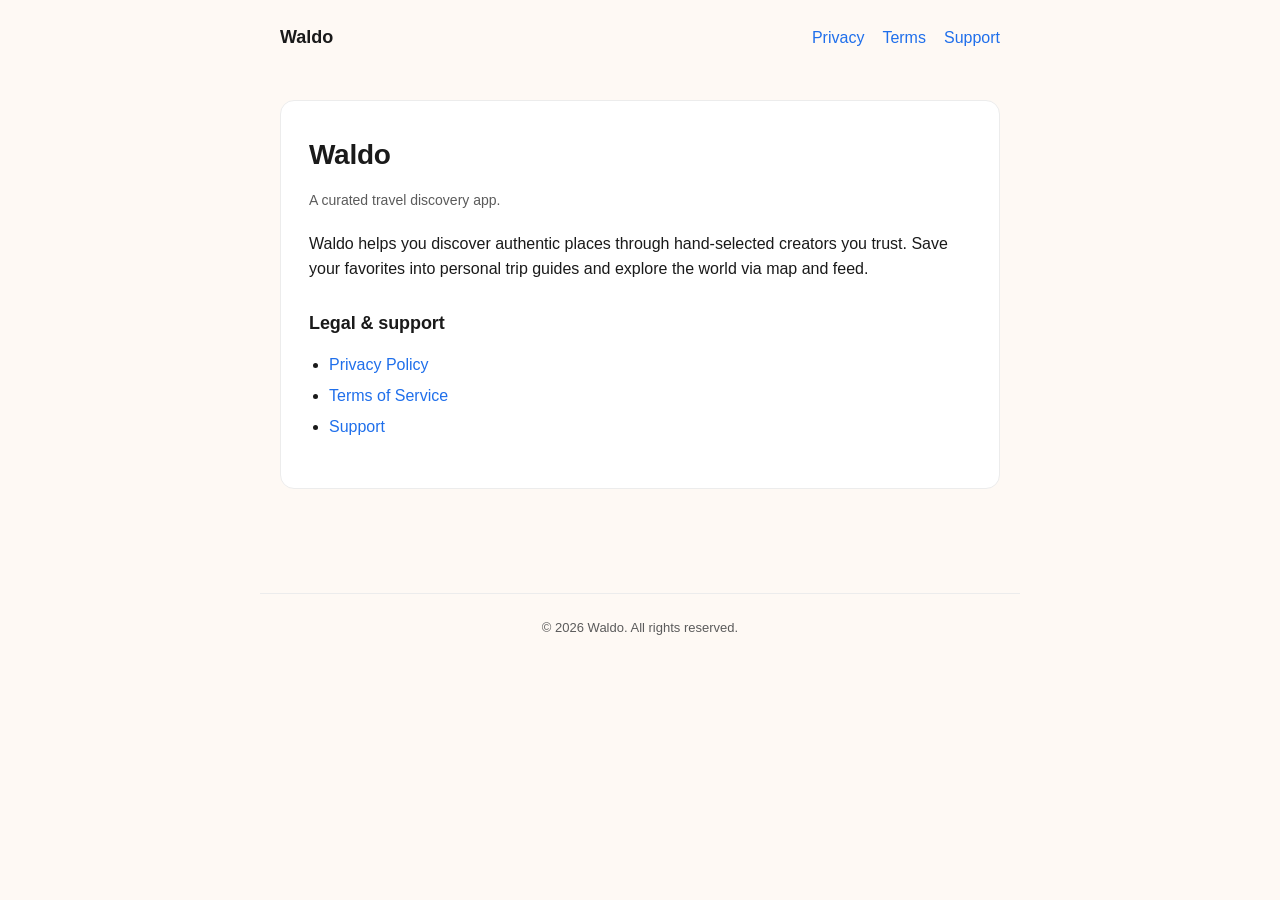
<file: index.html>
<!doctype html>
<html lang="en">
<head>
  <meta charset="utf-8" />
  <meta name="viewport" content="width=device-width, initial-scale=1" />
  <title>Waldo</title>
  <link rel="stylesheet" href="./_assets/styles.css" />
</head>
<body>
  <header class="site">
    <nav>
      <span class="brand">Waldo</span>
      <a href="./privacy.html">Privacy</a>
      <a href="./terms.html">Terms</a>
      <a href="./support.html">Support</a>
    </nav>
  </header>

  <main>
    <article>
      <h1>Waldo</h1>
      <p class="meta">A curated travel discovery app.</p>

      <p>
        Waldo helps you discover authentic places through hand-selected creators
        you trust. Save your favorites into personal trip guides and explore the
        world via map and feed.
      </p>

      <h2>Legal &amp; support</h2>
      <ul>
        <li><a href="./privacy.html">Privacy Policy</a></li>
        <li><a href="./terms.html">Terms of Service</a></li>
        <li><a href="./support.html">Support</a></li>
      </ul>
    </article>
  </main>

  <footer class="site">
    &copy; <span id="y"></span> Waldo. All rights reserved.
  </footer>
  <script>document.getElementById('y').textContent = new Date().getFullYear();</script>
</body>
</html>
</file>
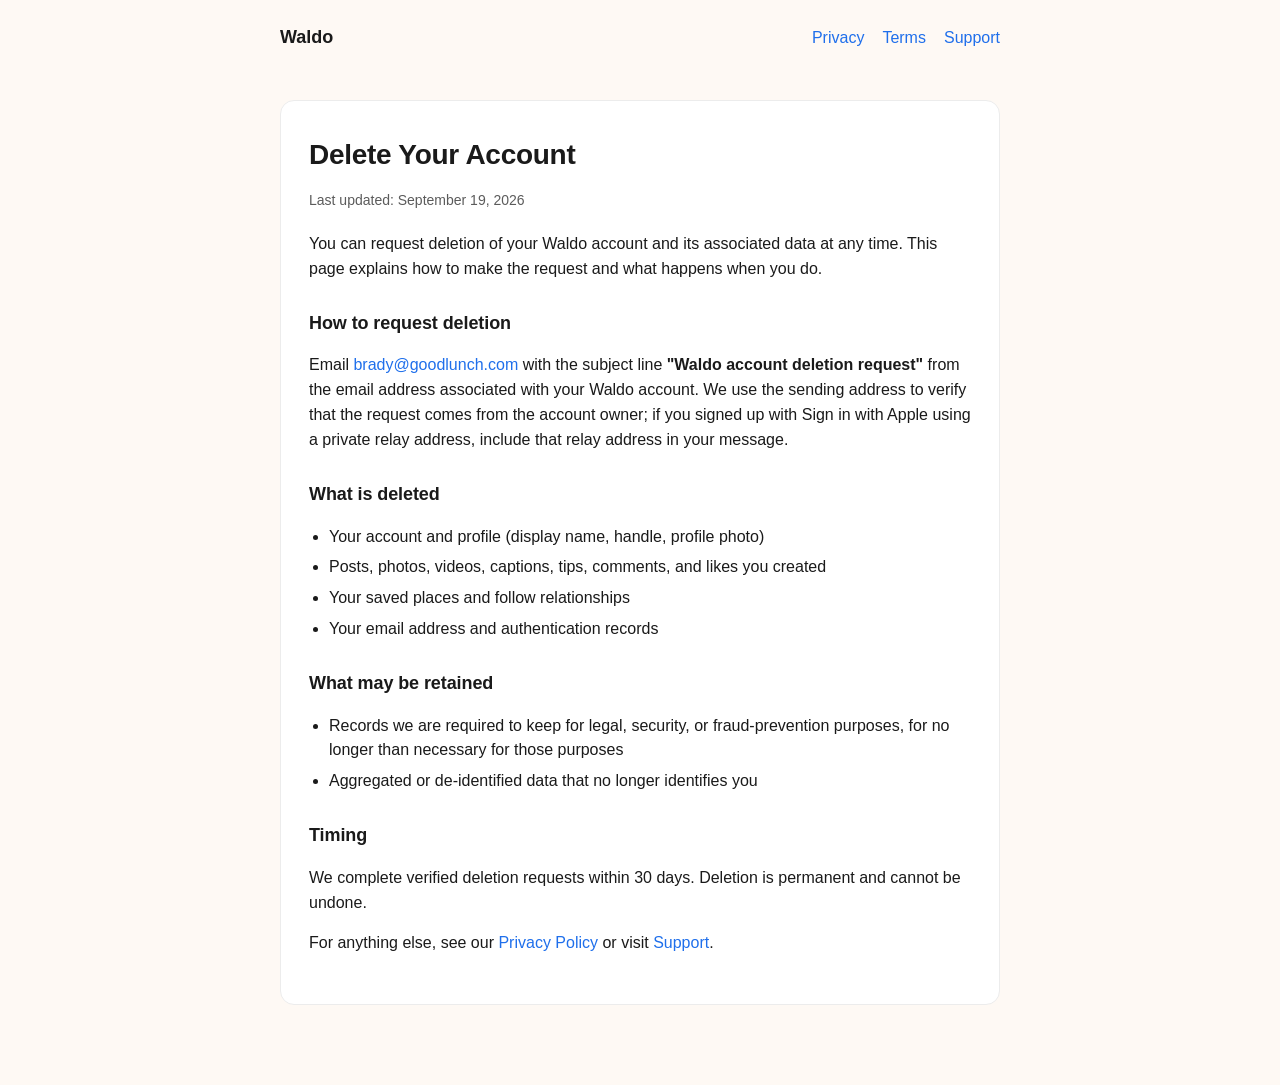
<file: delete-account.html>
<!doctype html>
<html lang="en">
<head>
  <meta charset="utf-8" />
  <meta name="viewport" content="width=device-width, initial-scale=1" />
  <title>Delete Your Account &mdash; Waldo</title>
  <link rel="stylesheet" href="./_assets/styles.css" />
</head>
<body>
  <header class="site">
    <nav>
      <a class="brand" href="./">Waldo</a>
      <a href="./privacy.html">Privacy</a>
      <a href="./terms.html">Terms</a>
      <a href="./support.html">Support</a>
    </nav>
  </header>

  <main>
    <article>
      <h1>Delete Your Account</h1>
      <p class="meta">Last updated: September 19, 2026</p>

      <p>
        You can request deletion of your Waldo account and its associated data
        at any time. This page explains how to make the request and what
        happens when you do.
      </p>

      <h2>How to request deletion</h2>
      <p>
        Email <a href="mailto:brady@goodlunch.com?subject=Waldo%20account%20deletion%20request">brady@goodlunch.com</a>
        with the subject line <strong>"Waldo account deletion request"</strong>
        from the email address associated with your Waldo account. We use the
        sending address to verify that the request comes from the account
        owner; if you signed up with Sign in with Apple using a private relay
        address, include that relay address in your message.
      </p>

      <h2>What is deleted</h2>
      <ul>
        <li>Your account and profile (display name, handle, profile photo)</li>
        <li>Posts, photos, videos, captions, tips, comments, and likes you created</li>
        <li>Your saved places and follow relationships</li>
        <li>Your email address and authentication records</li>
      </ul>

      <h2>What may be retained</h2>
      <ul>
        <li>Records we are required to keep for legal, security, or fraud-prevention purposes, for no longer than necessary for those purposes</li>
        <li>Aggregated or de-identified data that no longer identifies you</li>
      </ul>

      <h2>Timing</h2>
      <p>
        We complete verified deletion requests within 30 days. Deletion is
        permanent and cannot be undone.
      </p>

      <p>
        For anything else, see our <a href="./privacy.html">Privacy Policy</a>
        or visit <a href="./support.html">Support</a>.
      </p>
    </article>
  </main>
</body>
</html>
</file>
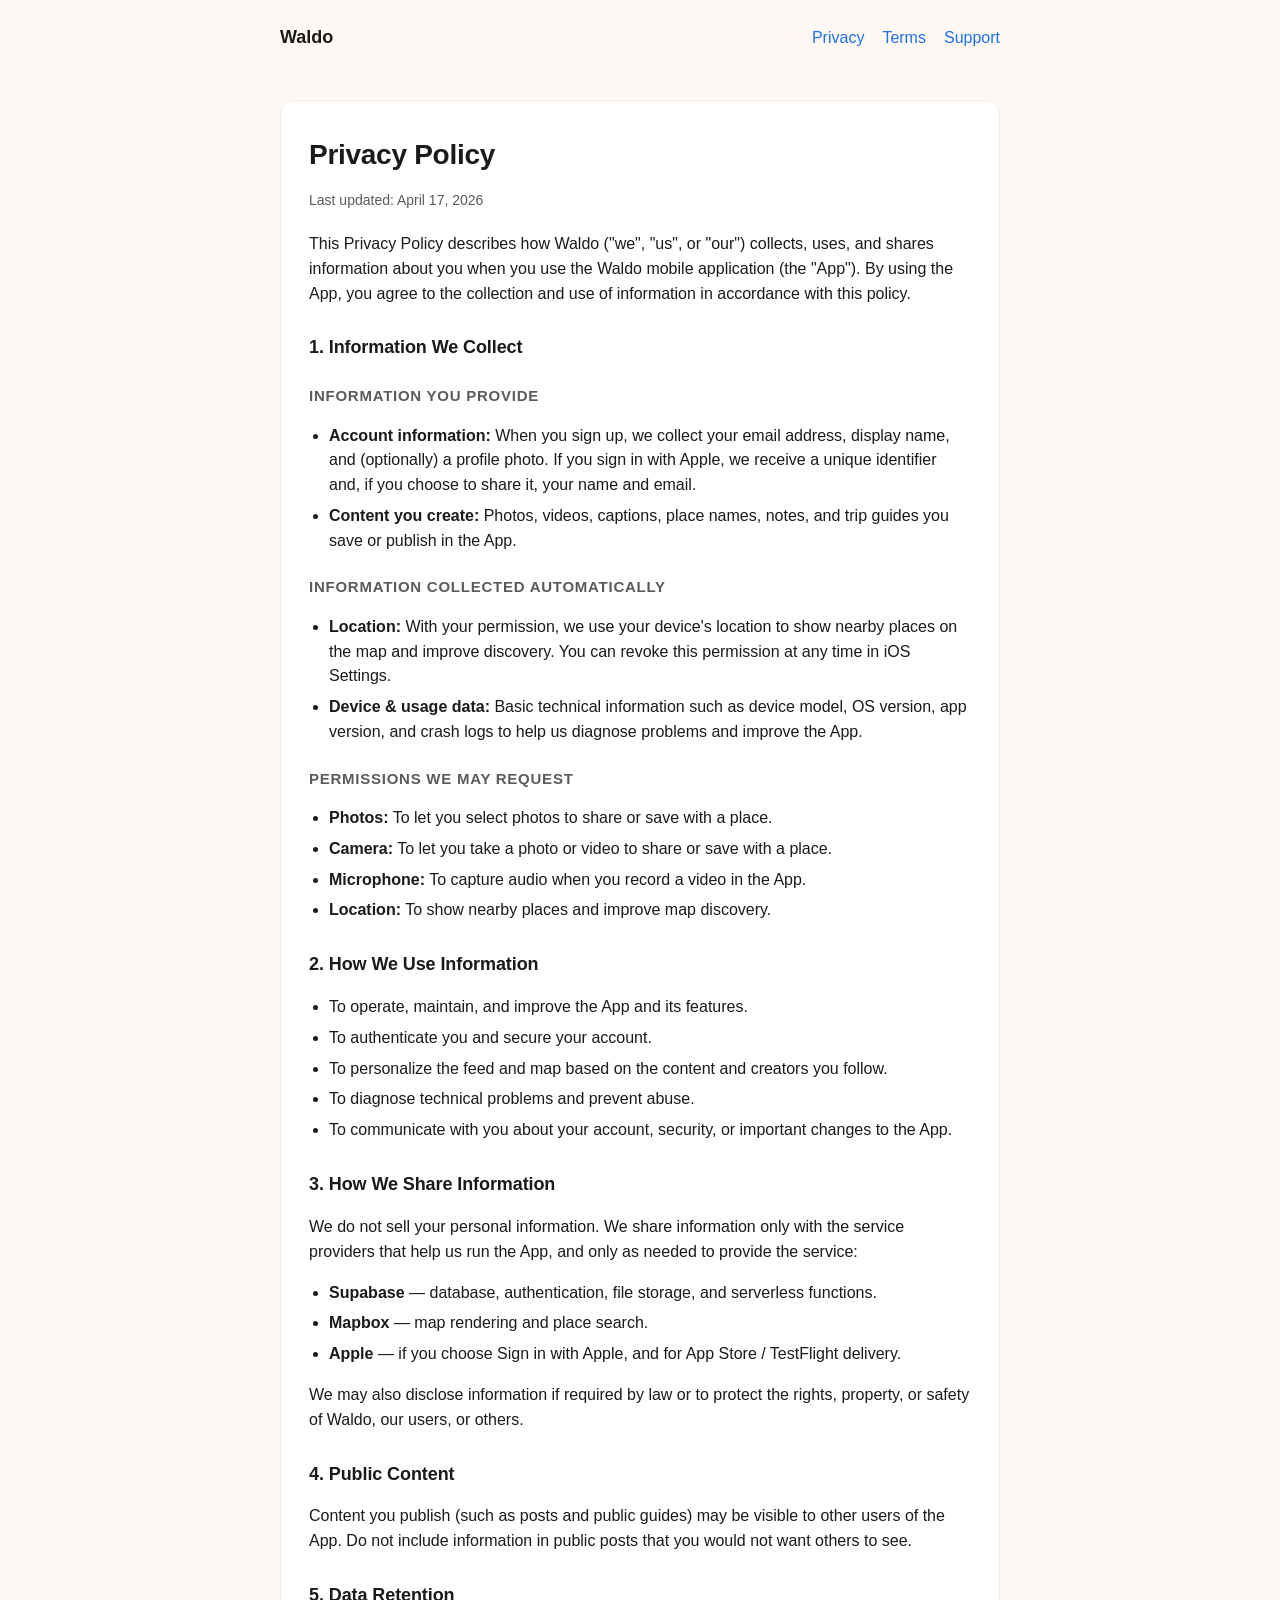
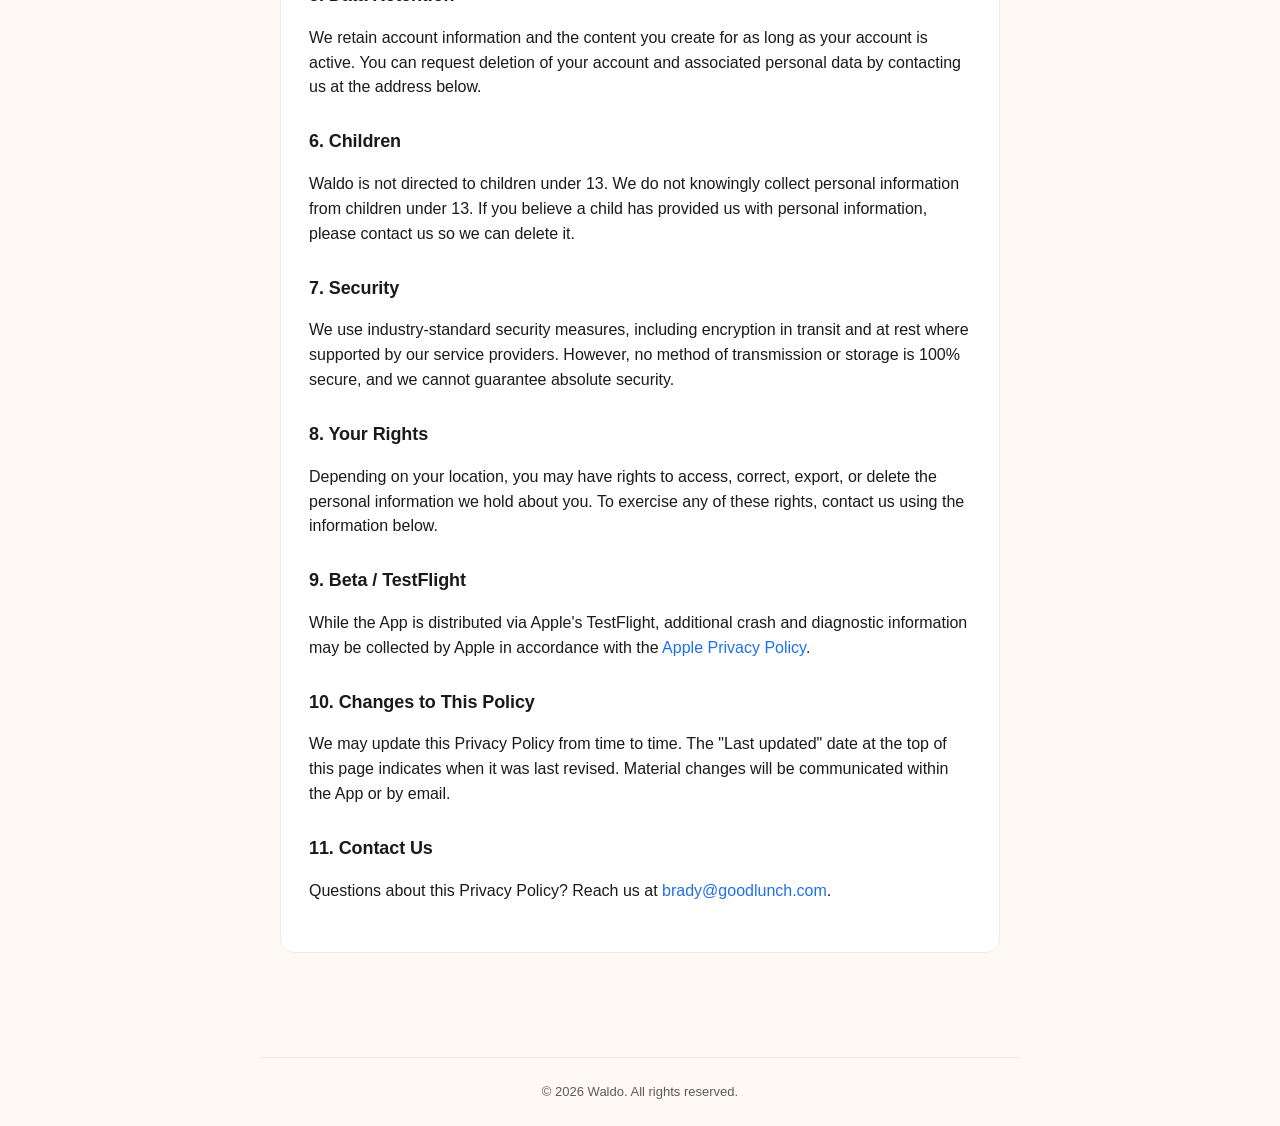
<file: privacy.html>
<!doctype html>
<html lang="en">
<head>
  <meta charset="utf-8" />
  <meta name="viewport" content="width=device-width, initial-scale=1" />
  <title>Privacy Policy &mdash; Waldo</title>
  <link rel="stylesheet" href="./_assets/styles.css" />
</head>
<body>
  <header class="site">
    <nav>
      <a class="brand" href="./">Waldo</a>
      <a href="./privacy.html">Privacy</a>
      <a href="./terms.html">Terms</a>
      <a href="./support.html">Support</a>
    </nav>
  </header>

  <main>
    <article>
      <h1>Privacy Policy</h1>
      <p class="meta">Last updated: April 17, 2026</p>

      <p>
        This Privacy Policy describes how Waldo ("we", "us", or "our") collects,
        uses, and shares information about you when you use the Waldo mobile
        application (the "App"). By using the App, you agree to the collection
        and use of information in accordance with this policy.
      </p>

      <h2>1. Information We Collect</h2>

      <h3>Information you provide</h3>
      <ul>
        <li><strong>Account information:</strong> When you sign up, we collect your email address, display name, and (optionally) a profile photo. If you sign in with Apple, we receive a unique identifier and, if you choose to share it, your name and email.</li>
        <li><strong>Content you create:</strong> Photos, videos, captions, place names, notes, and trip guides you save or publish in the App.</li>
      </ul>

      <h3>Information collected automatically</h3>
      <ul>
        <li><strong>Location:</strong> With your permission, we use your device's location to show nearby places on the map and improve discovery. You can revoke this permission at any time in iOS Settings.</li>
        <li><strong>Device &amp; usage data:</strong> Basic technical information such as device model, OS version, app version, and crash logs to help us diagnose problems and improve the App.</li>
      </ul>

      <h3>Permissions we may request</h3>
      <ul>
        <li><strong>Photos:</strong> To let you select photos to share or save with a place.</li>
        <li><strong>Camera:</strong> To let you take a photo or video to share or save with a place.</li>
        <li><strong>Microphone:</strong> To capture audio when you record a video in the App.</li>
        <li><strong>Location:</strong> To show nearby places and improve map discovery.</li>
      </ul>

      <h2>2. How We Use Information</h2>
      <ul>
        <li>To operate, maintain, and improve the App and its features.</li>
        <li>To authenticate you and secure your account.</li>
        <li>To personalize the feed and map based on the content and creators you follow.</li>
        <li>To diagnose technical problems and prevent abuse.</li>
        <li>To communicate with you about your account, security, or important changes to the App.</li>
      </ul>

      <h2>3. How We Share Information</h2>
      <p>
        We do not sell your personal information. We share information only with
        the service providers that help us run the App, and only as needed to
        provide the service:
      </p>
      <ul>
        <li><strong>Supabase</strong> &mdash; database, authentication, file storage, and serverless functions.</li>
        <li><strong>Mapbox</strong> &mdash; map rendering and place search.</li>
        <li><strong>Apple</strong> &mdash; if you choose Sign in with Apple, and for App Store / TestFlight delivery.</li>
      </ul>
      <p>
        We may also disclose information if required by law or to protect the
        rights, property, or safety of Waldo, our users, or others.
      </p>

      <h2>4. Public Content</h2>
      <p>
        Content you publish (such as posts and public guides) may be visible to
        other users of the App. Do not include information in public posts that
        you would not want others to see.
      </p>

      <h2>5. Data Retention</h2>
      <p>
        We retain account information and the content you create for as long as
        your account is active. You can request deletion of your account and
        associated personal data by contacting us at the address below.
      </p>

      <h2>6. Children</h2>
      <p>
        Waldo is not directed to children under 13. We do not knowingly collect
        personal information from children under 13. If you believe a child has
        provided us with personal information, please contact us so we can
        delete it.
      </p>

      <h2>7. Security</h2>
      <p>
        We use industry-standard security measures, including encryption in
        transit and at rest where supported by our service providers. However,
        no method of transmission or storage is 100% secure, and we cannot
        guarantee absolute security.
      </p>

      <h2>8. Your Rights</h2>
      <p>
        Depending on your location, you may have rights to access, correct,
        export, or delete the personal information we hold about you. To
        exercise any of these rights, contact us using the information below.
      </p>

      <h2>9. Beta / TestFlight</h2>
      <p>
        While the App is distributed via Apple's TestFlight, additional crash
        and diagnostic information may be collected by Apple in accordance with
        the
        <a href="https://www.apple.com/legal/privacy/" rel="noopener">Apple Privacy Policy</a>.
      </p>

      <h2>10. Changes to This Policy</h2>
      <p>
        We may update this Privacy Policy from time to time. The "Last updated"
        date at the top of this page indicates when it was last revised.
        Material changes will be communicated within the App or by email.
      </p>

      <h2>11. Contact Us</h2>
      <p>
        Questions about this Privacy Policy? Reach us at
        <a href="mailto:brady@goodlunch.com">brady@goodlunch.com</a>.
      </p>
    </article>
  </main>

  <footer class="site">
    &copy; <span id="y"></span> Waldo. All rights reserved.
  </footer>
  <script>document.getElementById('y').textContent = new Date().getFullYear();</script>
</body>
</html>
</file>
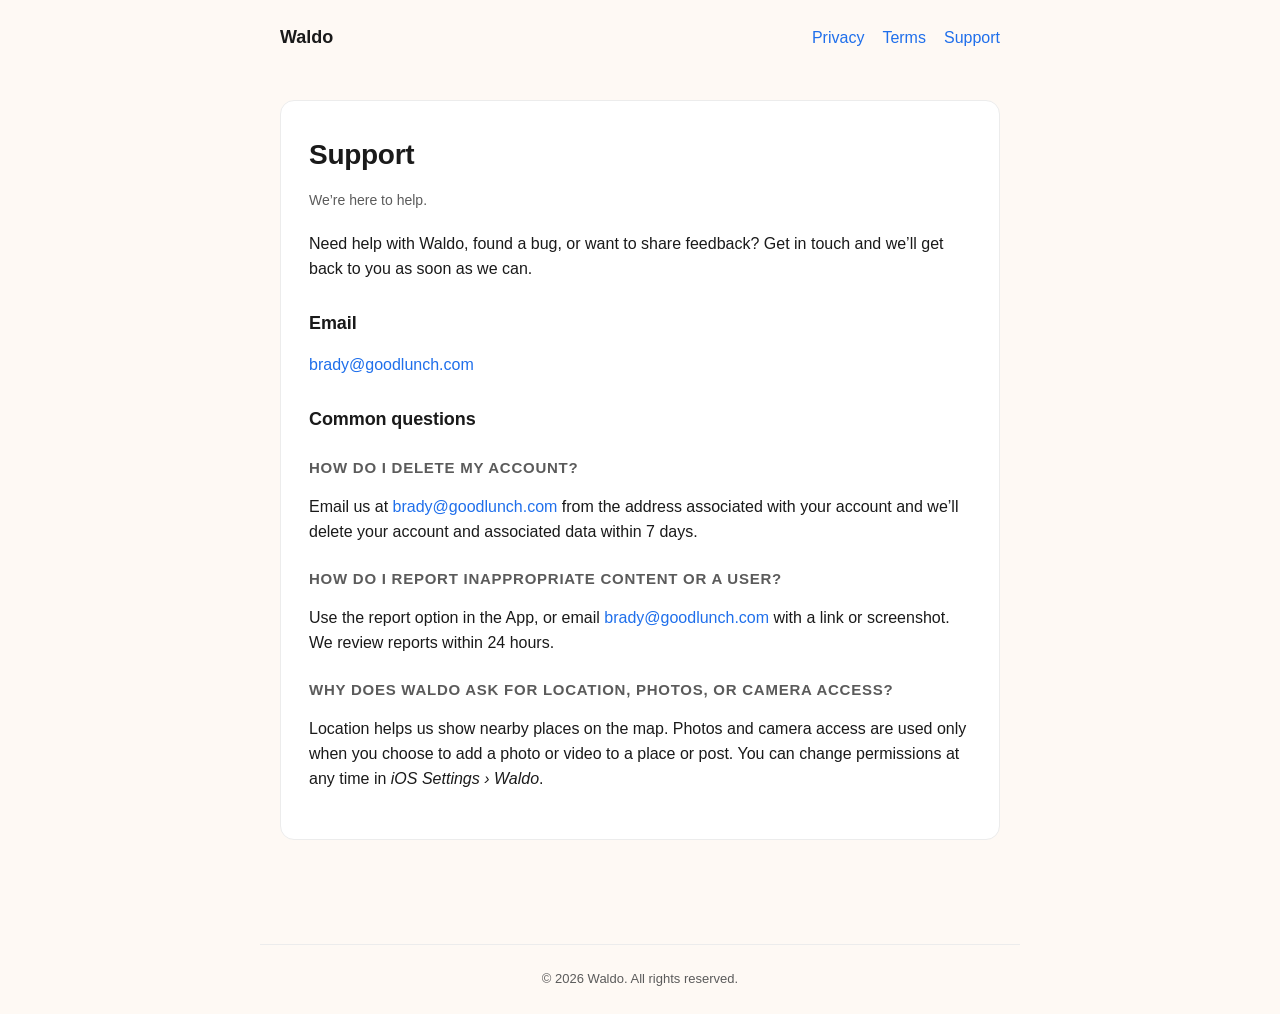
<file: support.html>
<!doctype html>
<html lang="en">
<head>
  <meta charset="utf-8" />
  <meta name="viewport" content="width=device-width, initial-scale=1" />
  <title>Support &mdash; Waldo</title>
  <link rel="stylesheet" href="./_assets/styles.css" />
</head>
<body>
  <header class="site">
    <nav>
      <a class="brand" href="./">Waldo</a>
      <a href="./privacy.html">Privacy</a>
      <a href="./terms.html">Terms</a>
      <a href="./support.html">Support</a>
    </nav>
  </header>

  <main>
    <article>
      <h1>Support</h1>
      <p class="meta">We&rsquo;re here to help.</p>

      <p>
        Need help with Waldo, found a bug, or want to share feedback? Get in
        touch and we&rsquo;ll get back to you as soon as we can.
      </p>

      <h2>Email</h2>
      <p>
        <a href="mailto:brady@goodlunch.com">brady@goodlunch.com</a>
      </p>

      <h2>Common questions</h2>

      <h3>How do I delete my account?</h3>
      <p>
        Email us at <a href="mailto:brady@goodlunch.com">brady@goodlunch.com</a>
        from the address associated with your account and we&rsquo;ll delete
        your account and associated data within 7 days.
      </p>

      <h3>How do I report inappropriate content or a user?</h3>
      <p>
        Use the report option in the App, or email
        <a href="mailto:brady@goodlunch.com">brady@goodlunch.com</a> with a link
        or screenshot. We review reports within 24 hours.
      </p>

      <h3>Why does Waldo ask for location, photos, or camera access?</h3>
      <p>
        Location helps us show nearby places on the map. Photos and camera
        access are used only when you choose to add a photo or video to a
        place or post. You can change permissions at any time in
        <em>iOS Settings &rsaquo; Waldo</em>.
      </p>
    </article>
  </main>

  <footer class="site">
    &copy; <span id="y"></span> Waldo. All rights reserved.
  </footer>
  <script>document.getElementById('y').textContent = new Date().getFullYear();</script>
</body>
</html>
</file>
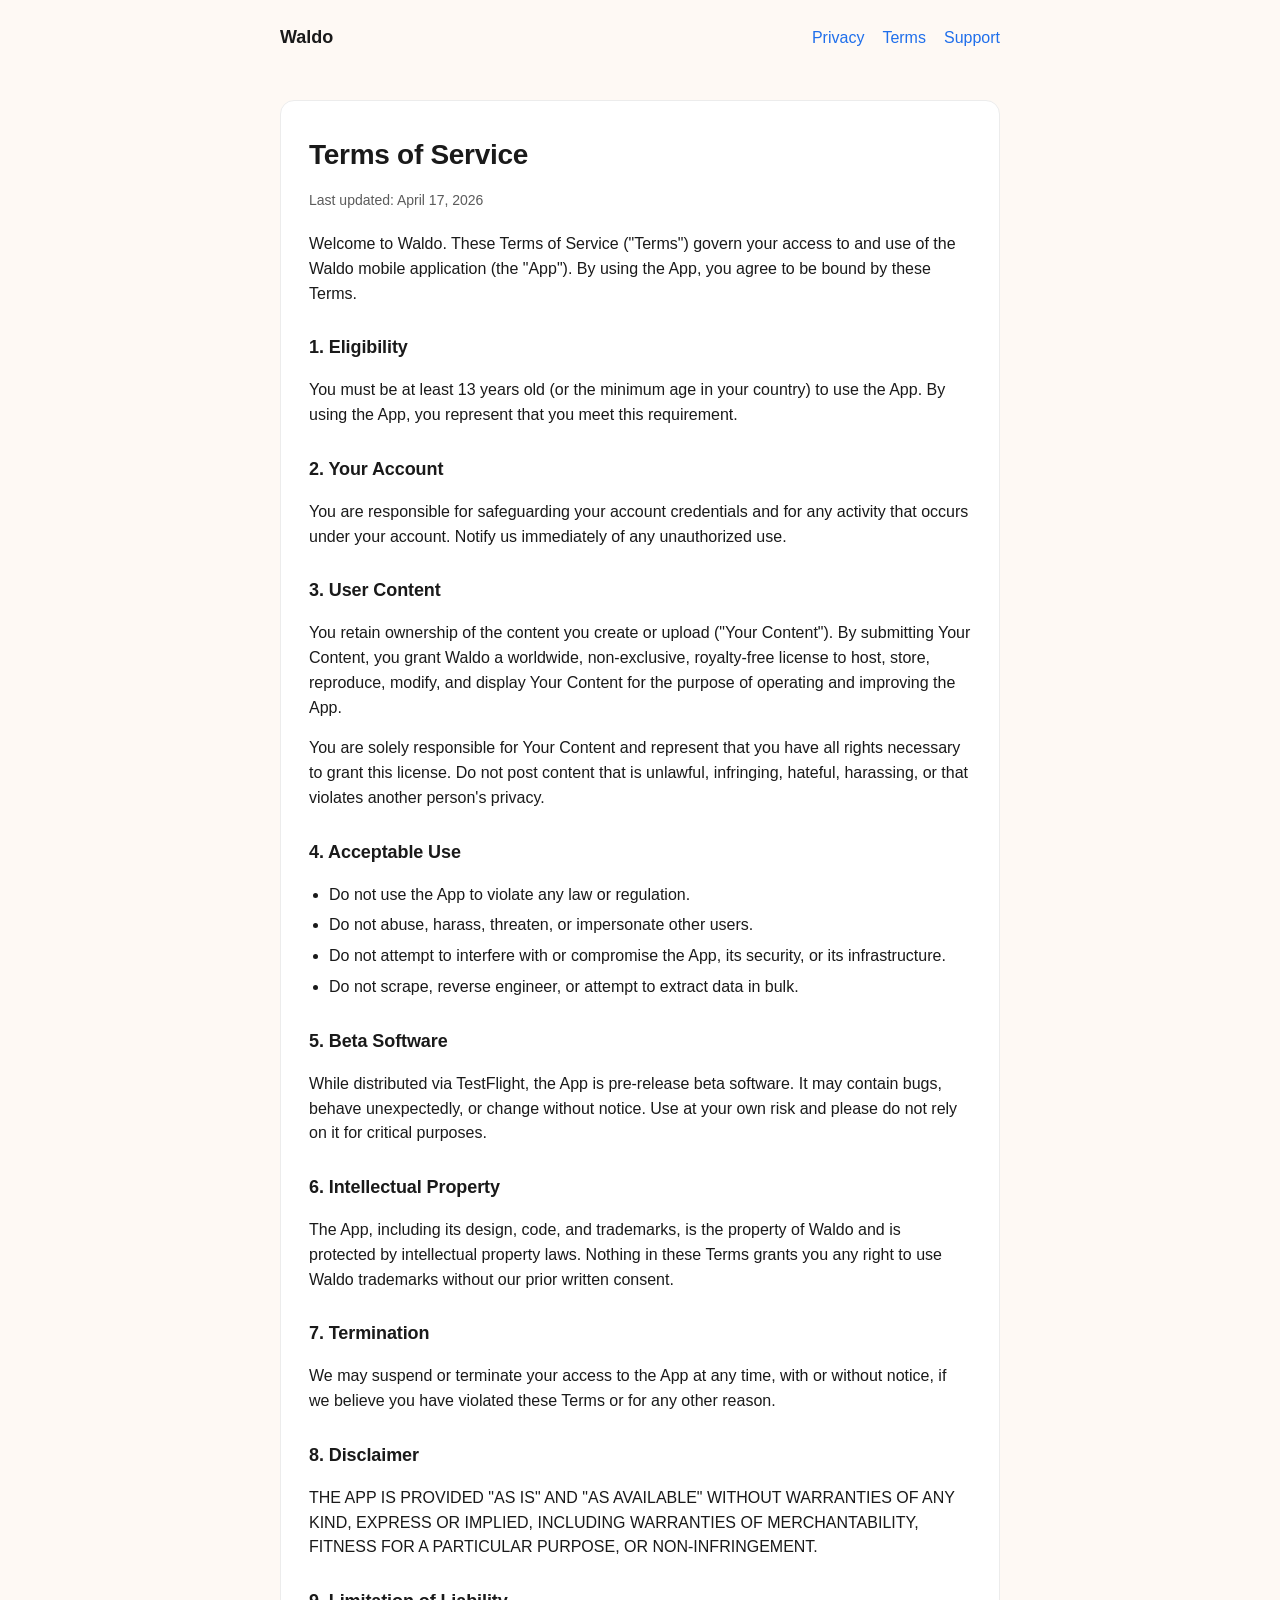
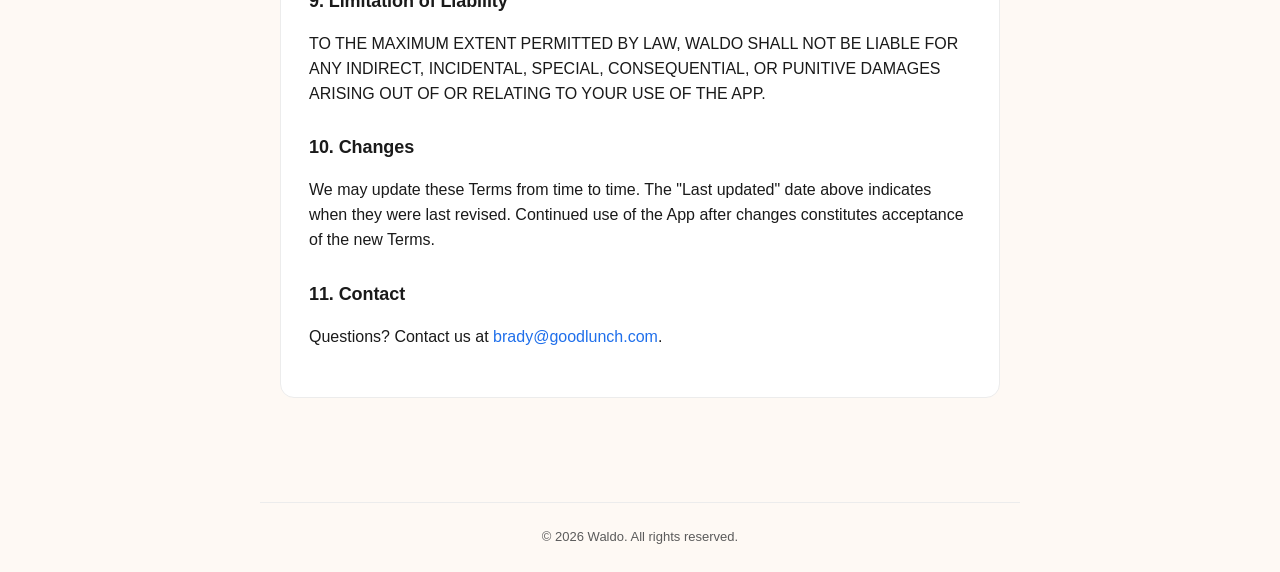
<file: terms.html>
<!doctype html>
<html lang="en">
<head>
  <meta charset="utf-8" />
  <meta name="viewport" content="width=device-width, initial-scale=1" />
  <title>Terms of Service &mdash; Waldo</title>
  <link rel="stylesheet" href="./_assets/styles.css" />
</head>
<body>
  <header class="site">
    <nav>
      <a class="brand" href="./">Waldo</a>
      <a href="./privacy.html">Privacy</a>
      <a href="./terms.html">Terms</a>
      <a href="./support.html">Support</a>
    </nav>
  </header>

  <main>
    <article>
      <h1>Terms of Service</h1>
      <p class="meta">Last updated: April 17, 2026</p>

      <p>
        Welcome to Waldo. These Terms of Service ("Terms") govern your access
        to and use of the Waldo mobile application (the "App"). By using the
        App, you agree to be bound by these Terms.
      </p>

      <h2>1. Eligibility</h2>
      <p>
        You must be at least 13 years old (or the minimum age in your country)
        to use the App. By using the App, you represent that you meet this
        requirement.
      </p>

      <h2>2. Your Account</h2>
      <p>
        You are responsible for safeguarding your account credentials and for
        any activity that occurs under your account. Notify us immediately of
        any unauthorized use.
      </p>

      <h2>3. User Content</h2>
      <p>
        You retain ownership of the content you create or upload ("Your
        Content"). By submitting Your Content, you grant Waldo a worldwide,
        non-exclusive, royalty-free license to host, store, reproduce, modify,
        and display Your Content for the purpose of operating and improving
        the App.
      </p>
      <p>
        You are solely responsible for Your Content and represent that you
        have all rights necessary to grant this license. Do not post content
        that is unlawful, infringing, hateful, harassing, or that violates
        another person's privacy.
      </p>

      <h2>4. Acceptable Use</h2>
      <ul>
        <li>Do not use the App to violate any law or regulation.</li>
        <li>Do not abuse, harass, threaten, or impersonate other users.</li>
        <li>Do not attempt to interfere with or compromise the App, its security, or its infrastructure.</li>
        <li>Do not scrape, reverse engineer, or attempt to extract data in bulk.</li>
      </ul>

      <h2>5. Beta Software</h2>
      <p>
        While distributed via TestFlight, the App is pre-release beta software.
        It may contain bugs, behave unexpectedly, or change without notice. Use
        at your own risk and please do not rely on it for critical purposes.
      </p>

      <h2>6. Intellectual Property</h2>
      <p>
        The App, including its design, code, and trademarks, is the property
        of Waldo and is protected by intellectual property laws. Nothing in
        these Terms grants you any right to use Waldo trademarks without our
        prior written consent.
      </p>

      <h2>7. Termination</h2>
      <p>
        We may suspend or terminate your access to the App at any time, with
        or without notice, if we believe you have violated these Terms or for
        any other reason.
      </p>

      <h2>8. Disclaimer</h2>
      <p>
        THE APP IS PROVIDED "AS IS" AND "AS AVAILABLE" WITHOUT WARRANTIES OF
        ANY KIND, EXPRESS OR IMPLIED, INCLUDING WARRANTIES OF MERCHANTABILITY,
        FITNESS FOR A PARTICULAR PURPOSE, OR NON-INFRINGEMENT.
      </p>

      <h2>9. Limitation of Liability</h2>
      <p>
        TO THE MAXIMUM EXTENT PERMITTED BY LAW, WALDO SHALL NOT BE LIABLE FOR
        ANY INDIRECT, INCIDENTAL, SPECIAL, CONSEQUENTIAL, OR PUNITIVE DAMAGES
        ARISING OUT OF OR RELATING TO YOUR USE OF THE APP.
      </p>

      <h2>10. Changes</h2>
      <p>
        We may update these Terms from time to time. The "Last updated" date
        above indicates when they were last revised. Continued use of the App
        after changes constitutes acceptance of the new Terms.
      </p>

      <h2>11. Contact</h2>
      <p>
        Questions? Contact us at
        <a href="mailto:brady@goodlunch.com">brady@goodlunch.com</a>.
      </p>
    </article>
  </main>

  <footer class="site">
    &copy; <span id="y"></span> Waldo. All rights reserved.
  </footer>
  <script>document.getElementById('y').textContent = new Date().getFullYear();</script>
</body>
</html>
</file>
<file: _assets/styles.css>
:root {
  --bg: #FEF9F4;
  --surface: #ffffff;
  --text: #1a1a1a;
  --muted: #5b5b5b;
  --accent: #1f6feb;
  --border: #ececec;
  --radius: 14px;
  --max-w: 760px;
  font-synthesis: none;
}

* { box-sizing: border-box; }

html, body {
  margin: 0;
  padding: 0;
  background: var(--bg);
  color: var(--text);
  font-family: -apple-system, BlinkMacSystemFont, "SF Pro Text", "Segoe UI",
    Roboto, "Helvetica Neue", Arial, sans-serif;
  font-size: 16px;
  line-height: 1.55;
  -webkit-font-smoothing: antialiased;
}

a { color: var(--accent); text-decoration: none; }
a:hover { text-decoration: underline; }

header.site, footer.site {
  max-width: var(--max-w);
  margin: 0 auto;
  padding: 24px 20px;
}

header.site nav {
  display: flex;
  gap: 18px;
  align-items: center;
  flex-wrap: wrap;
}

header.site .brand {
  font-weight: 700;
  font-size: 18px;
  margin-right: auto;
  color: var(--text);
}

main {
  max-width: var(--max-w);
  margin: 0 auto;
  padding: 24px 20px 80px;
}

article {
  background: var(--surface);
  border: 1px solid var(--border);
  border-radius: var(--radius);
  padding: 32px 28px;
}

h1 {
  font-size: 28px;
  margin: 0 0 8px;
  letter-spacing: -0.01em;
}

h2 {
  font-size: 18px;
  margin: 28px 0 8px;
  letter-spacing: -0.005em;
}

h3 {
  font-size: 15px;
  text-transform: uppercase;
  letter-spacing: 0.05em;
  color: var(--muted);
  margin: 22px 0 6px;
}

p, li { color: var(--text); }

.meta {
  color: var(--muted);
  font-size: 14px;
  margin-bottom: 20px;
}

ul { padding-left: 20px; }
li { margin-bottom: 6px; }

footer.site {
  color: var(--muted);
  font-size: 13px;
  text-align: center;
  border-top: 1px solid var(--border);
  margin-top: 24px;
}
</file>
